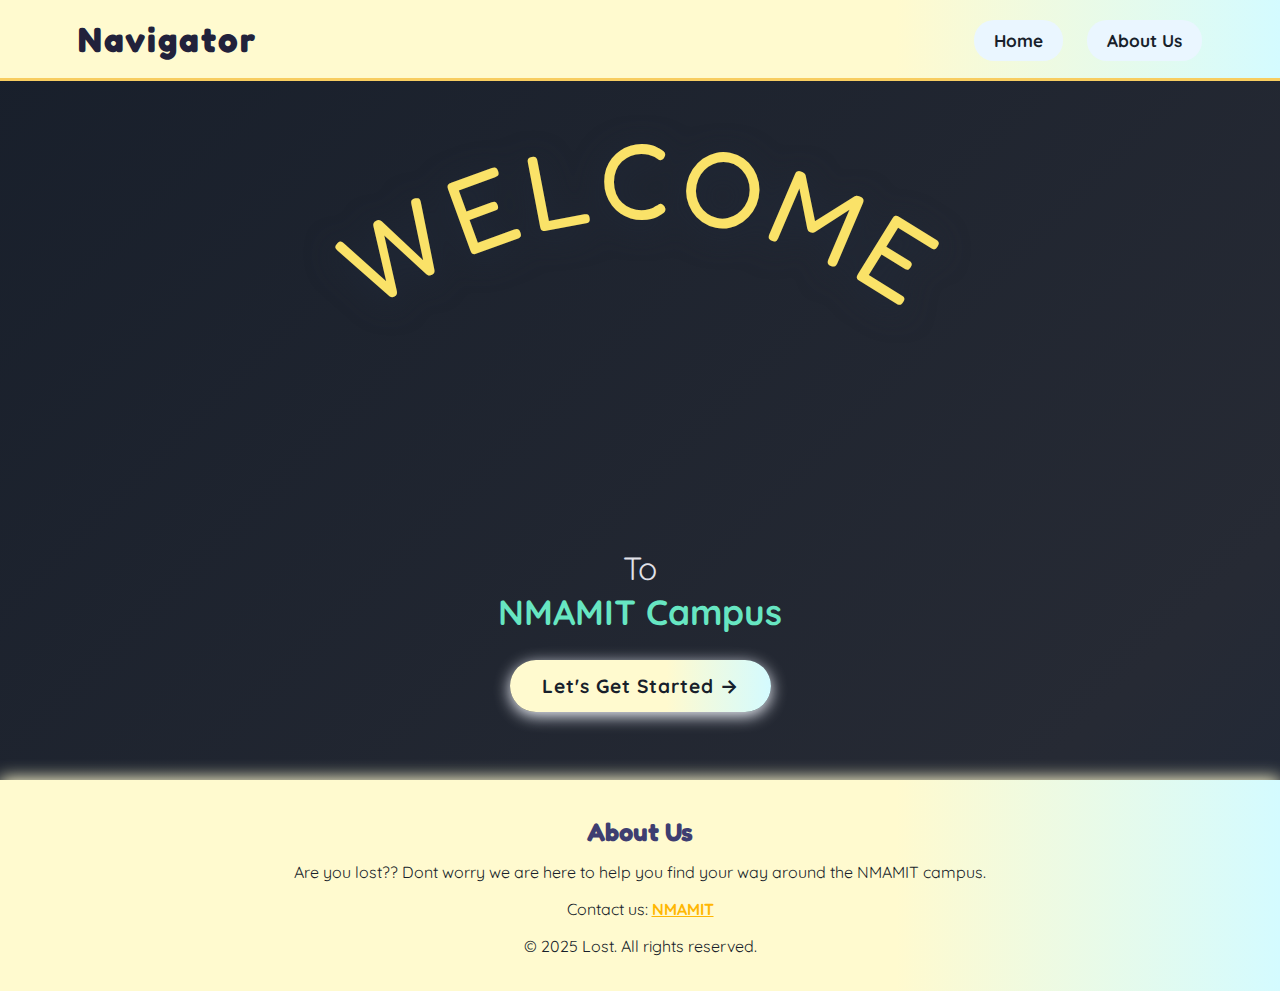
<file: index.html>
<!DOCTYPE html>
<html lang="en">
<head>
    <meta charset="UTF-8">
    <meta name="viewport" content="width=device-width, initial-scale=1.0">
    <title>Welcome Page</title>
    <link rel="stylesheet" href="style2.css">
    <link href="https://fonts.googleapis.com/css2?family=Inter:wght@400;700&family=Fredoka+One&family=Quicksand:wght@700&display=swap" rel="stylesheet">

</head>
<body>
    
    <header class="site-header">
        <div class="nav-container">
          <h1 class="site-name">Navigator</h1>
          <nav class="navbar">
            <ul class="nav-links">
              <li><a href="index.html">Home</a></li>
              
              <li><a href="https://nitte.edu.in/nmamit/index.php">About Us</a></li>
            </ul>
          </nav>
        </div>
      </header>

    <div class="welcome-wrapper">
        <div class="welcome-text">
            <svg viewBox="0 0 1500 600">  <!-- Increased viewBox -->
                <path id="curvePath" d="M 50 500 Q 750 -300 1450 500" fill="transparent"/>
                <text width="1500">
                    <textPath xlink:href="#curvePath" startOffset="50%" text-anchor="middle">WELCOME</textPath>
                </text>
            </svg>
        </div>
        <p class="subtext">To</p>
        <p class="text">NMAMIT Campus</p>
        <a href="choose-block.html" class="get-started">Let's Get Started →</a>
    </div>


    
    
    
    <footer class="footer-about">
        <div class="footer-content">
          <h2>About Us</h2>
          <p>
            Are you lost?? Dont worry we are here to help you find your way around the NMAMIT campus.
          </p>
          <p>
            Contact us: <a href="https://nitte.edu.in/nmamit/index.php">NMAMIT</a>
          </p>
          <p>&copy; 2025 Lost. All rights reserved.</p>
        </div>
      </footer>
    
    
    
</body>
</html>
</file>
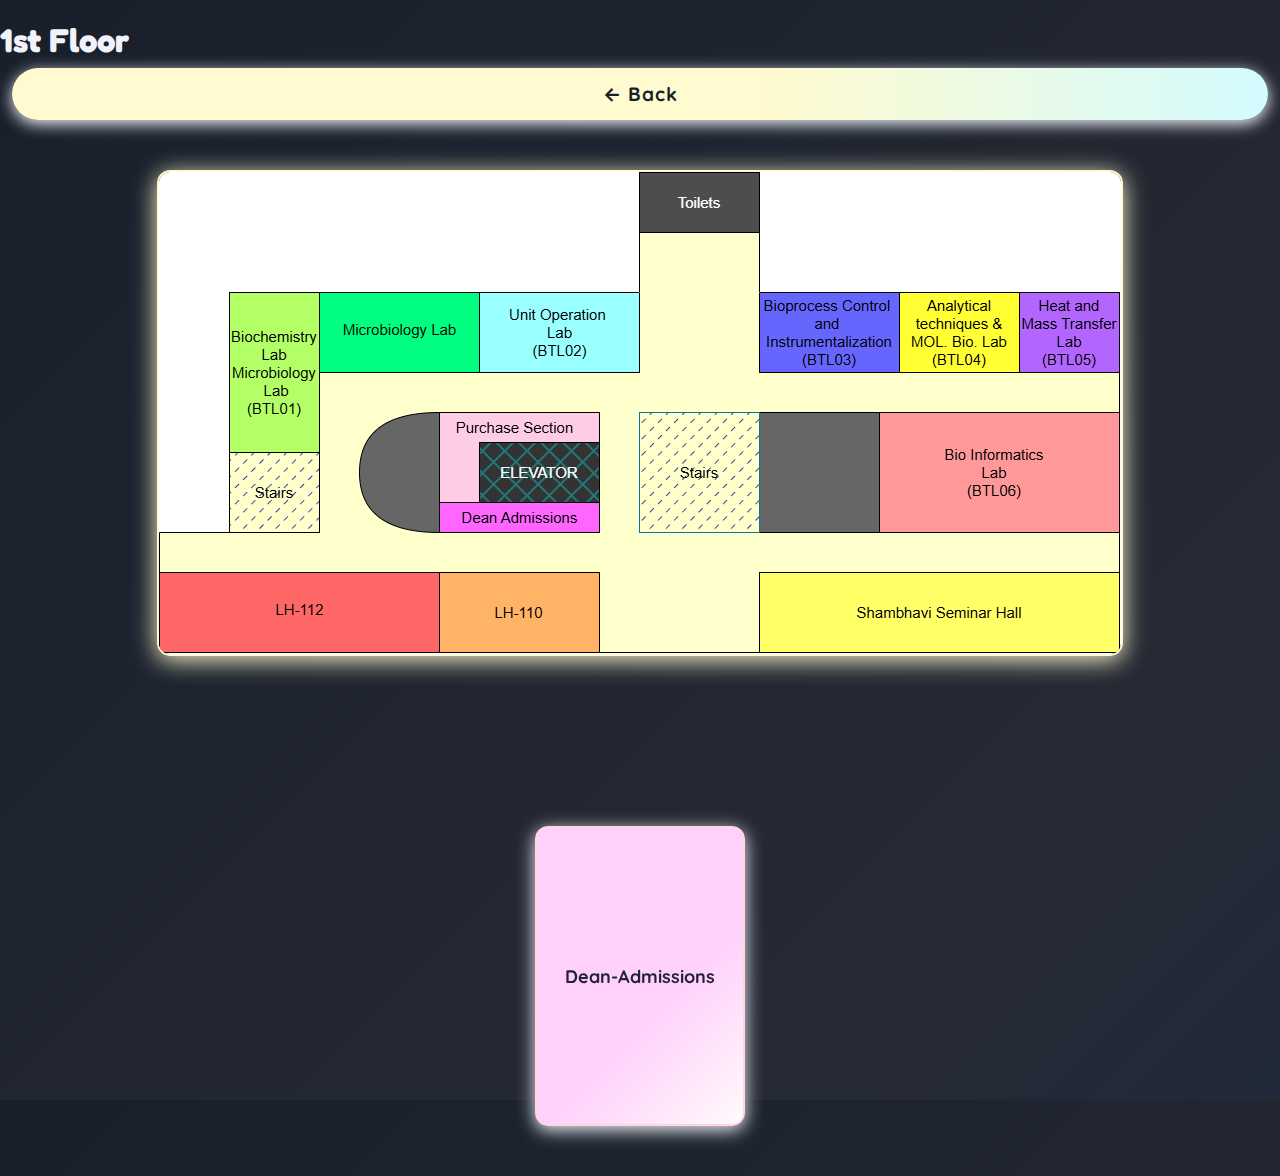
<file: A1.html>
<!DOCTYPE html>
<html lang="en">
<head>
    <meta charset="UTF-8">
    <meta name="viewport" content="width=device-width, initial-scale=1.0">
    <title>Ground Floor Layout</title>
    <link rel="stylesheet" href="style2.css">
    <script defer src="script.js"></script>
</head>
<body style="height:1100px;">
  <h2 style="margin-top: 20px; font-family: 'Poppins', 'Montserrat', 'Fredoka One', cursive;"><centre>1st Floor</centre></h2>
    <button id="back-button" onclick="goBack()">← Back</button>
    <div>
        
        <img src="Floor-1.png" class="layout-image" style="display: block; margin-left: auto; margin-right: auto;">
    </div>
    <div class="card-container">
    <div class="info-card color6">
      <div class="card-front">Dean-Admissions</div>
      <div class="card-back">Dr.K.Rajesh Shetty</div>
    </div>
   </div>
    
       
    
</body>
</html>
</file>
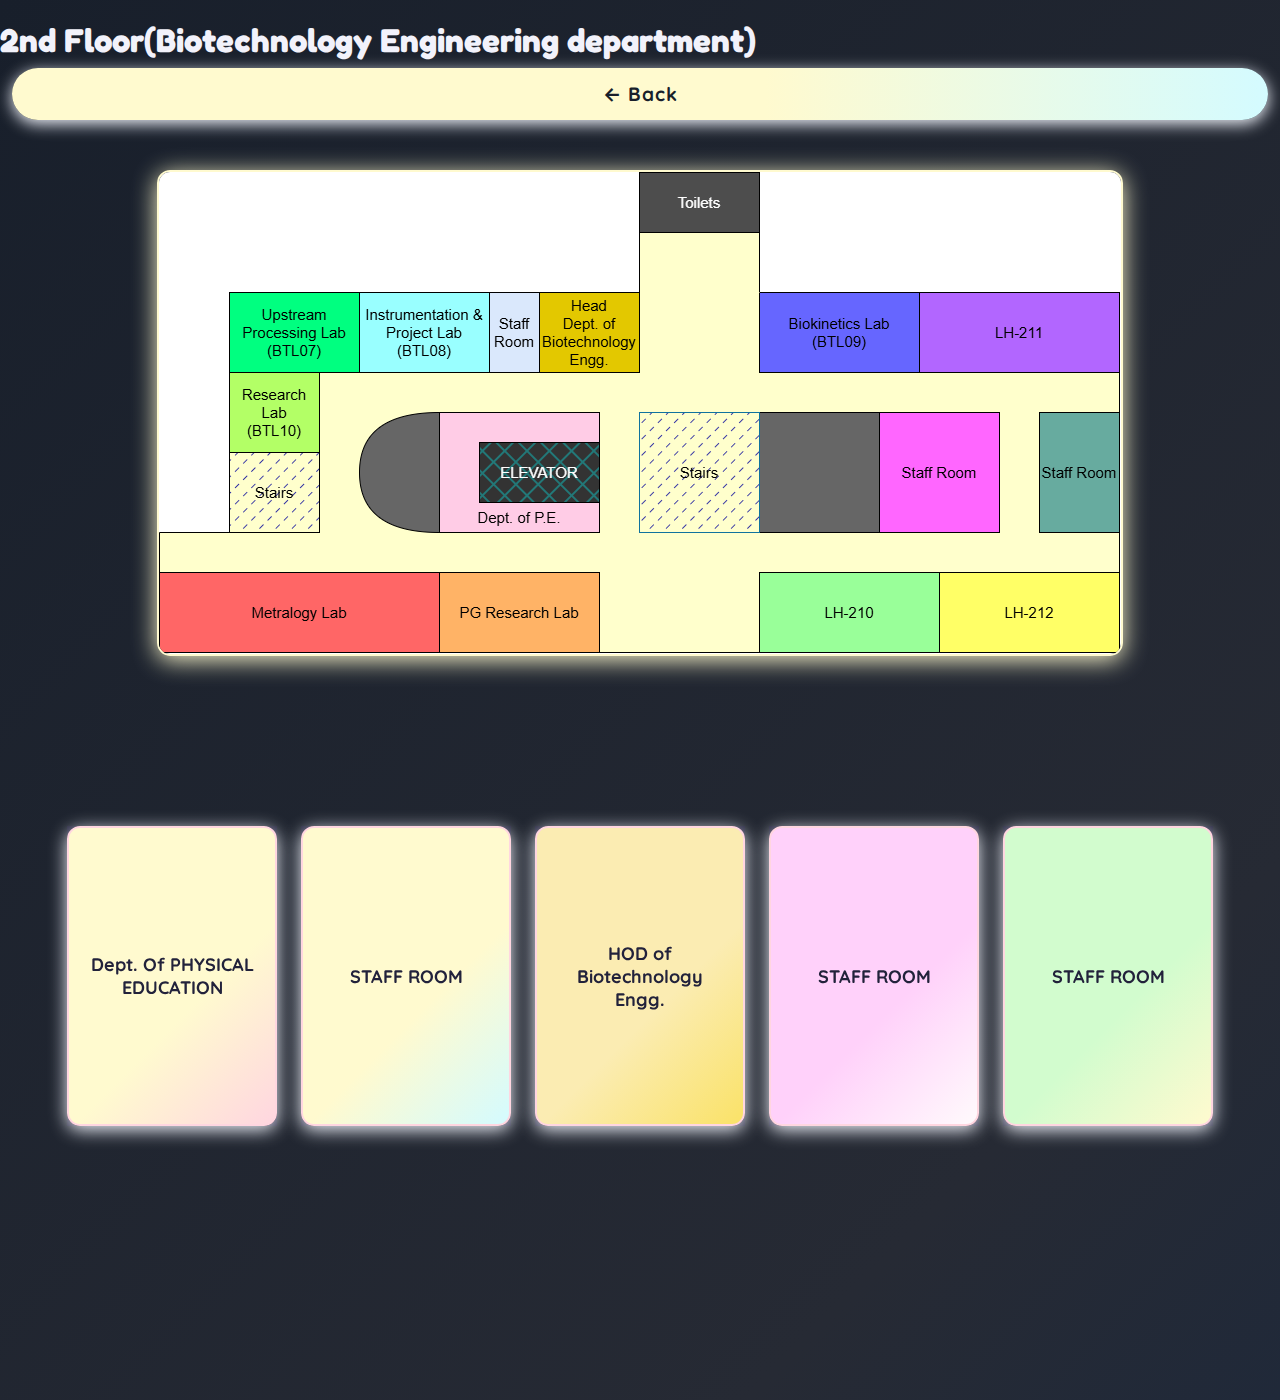
<file: A2.html>
<!DOCTYPE html>
<html lang="en">
<head>
    <meta charset="UTF-8">
    <meta name="viewport" content="width=device-width, initial-scale=1.0">
    <title>Ground Floor Layout</title>
    <link rel="stylesheet" href="style2.css">
    <script defer src="script.js"></script>
</head>
<body style="height:1400px;">
  <h2 style="margin-top: 20px; font-family: 'Poppins', 'Montserrat', 'Fredoka One', cursive;"><centre>2nd Floor(Biotechnology Engineering department)</centre></h2>
    <button id="back-button" onclick="goBack()">← Back</button>
    <div>
        
        <img src="Floor-2.png" class="layout-image" style="display: block; margin-left: auto; margin-right: auto;">
    </div>
   
   
   
    <div class="card-container">
      <div class="info-card color1">
        <div class="card-front">Dept. Of PHYSICAL EDUCATION</div>
        <div class="card-back">Shyamsundar M.<br><br>Ms.Sowjanya</div>
      </div>
      
      
      <div class="info-card color4">
        <div class="card-front">STAFF ROOM</div>
        <div class="card-back">Dr.Sandesh K<br><br>Dr.Louella C. Goveas<br><br>Dr.Harshitha M.J.
        </div>
      </div>
      <div class="info-card color5">
        <div class="card-front">HOD of Biotechnology Engg.</div>
        <div class="card-back">Dr.Ujwal P
        </div>
      </div>
      
      <div class="info-card color6">
        <div class="card-front">STAFF ROOM</div>
        <div class="card-back">Dr.Venkatesh Kamath H<br><br>Dr.Shyam Prasad<br><br>Dr.Vinayaka B Shet<br><br>Dr.Anilkumar H.S.</div>
      </div>
      <div class="info-card color7">
        <div class="card-front">STAFF ROOM</div>
        <div class="card-back">Dr.Vidya S.M.<br><br>Dr.Chetan D.M.</div>
      </div>
      
    </div>
    
       
    
</body>
</html>
</file>
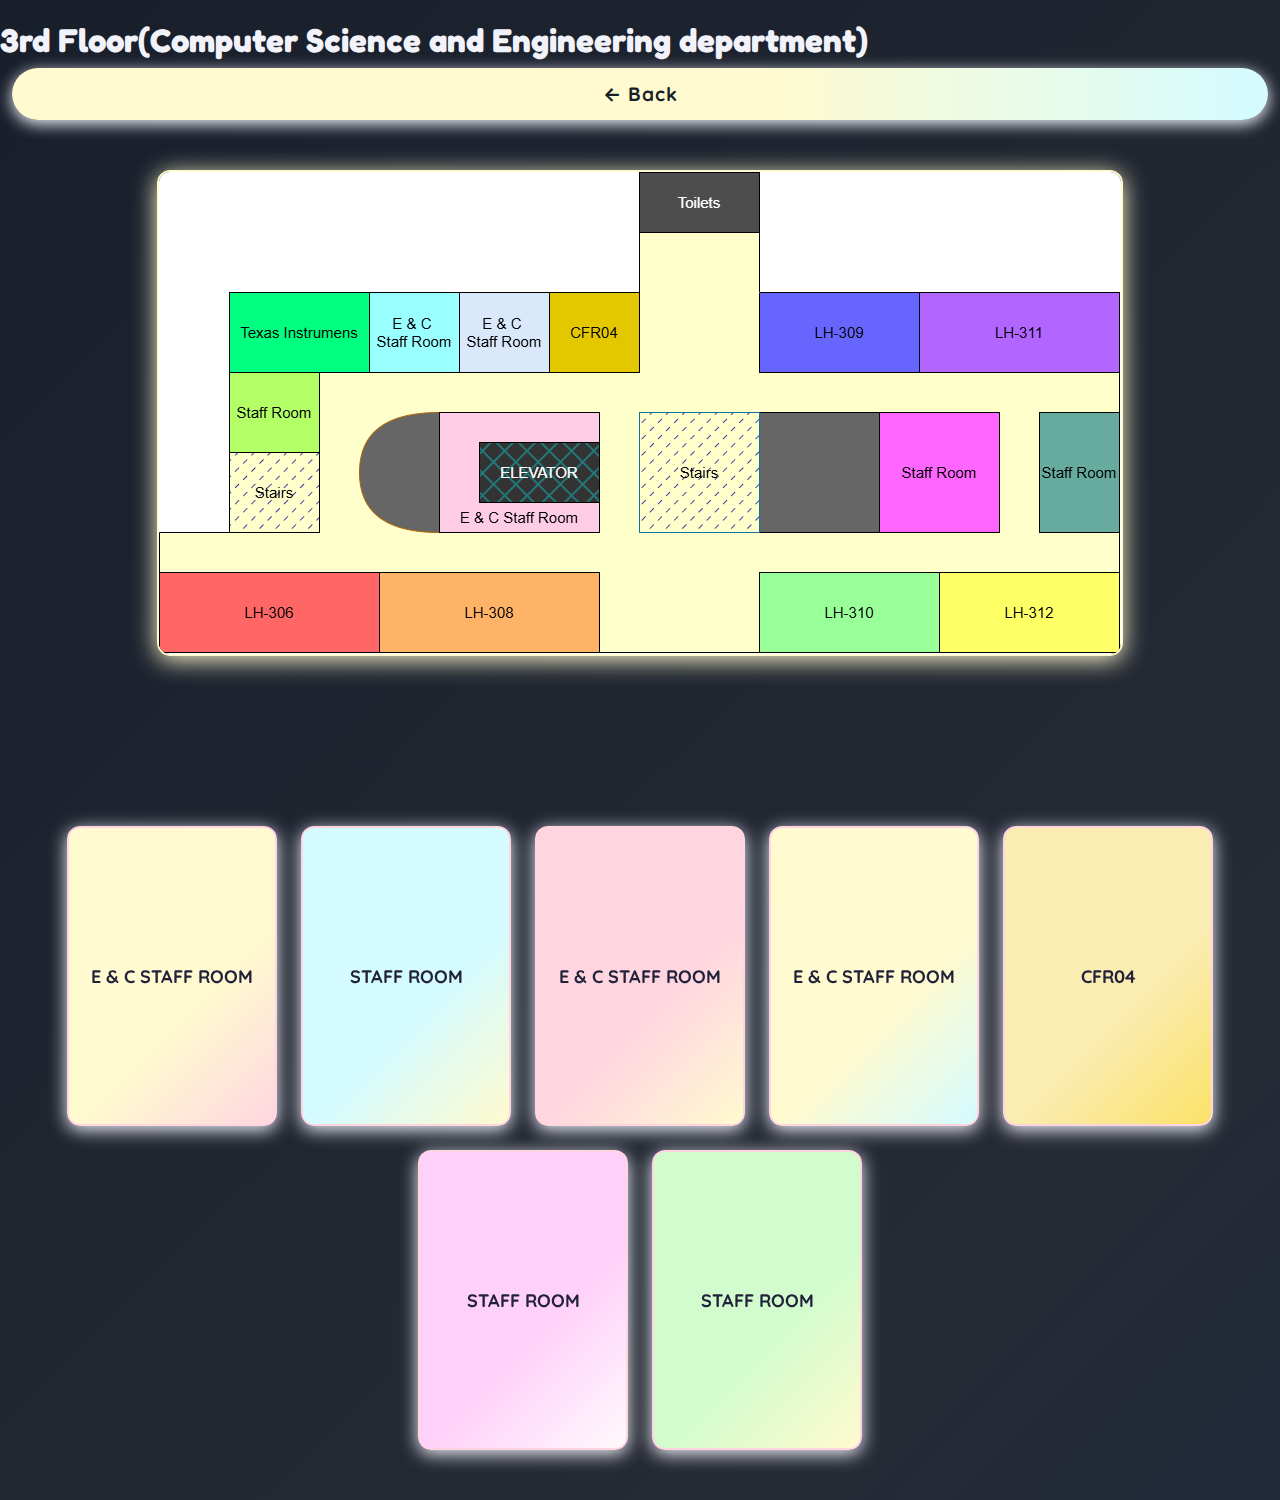
<file: A3.html>
<!DOCTYPE html>
<html lang="en">
<head>
    <meta charset="UTF-8">
    <meta name="viewport" content="width=device-width, initial-scale=1.0">
    <title>Ground Floor Layout</title>
    <link rel="stylesheet" href="style2.css">
    <script defer src="script.js"></script>
</head>
<body style="height:1500px;">
  <h2 style="margin-top: 20px; font-family: 'Poppins', 'Montserrat', 'Fredoka One', cursive;"><centre>3rd Floor(Computer Science and Engineering department)</centre></h2>
    <button id="back-button" onclick="goBack()">← Back</button>
    <div>
        
        <img src="Floor-3.png" class="layout-image" style="display: block; margin-left: auto; margin-right: auto;">
    </div>
    <div class="card-container">
      <div class="info-card color1">
        <div class="card-front">E & C STAFF ROOM</div>
        <div class="card-back">Dr.Shrividya G.<br><br>Dr.Rajalaxmi Hegde<br><br>Dr.Padmavathi K.<br><br>Dr.Mamatha Girish</div>
      </div>
      
      <div class="info-card color2">
        <div class="card-front">STAFF ROOM</div>
        <div class="card-back">Dr.Chaithra K<br><br>Ms.Bhavya K<br><br>Dr.Santhosh Poojary<br><br>Dr.Harshini U<br><br>Dr.Sneha Nayak
      </div>
      </div>
      <div class="info-card color3">
        <div class="card-front">E & C STAFF ROOM</div>
        <div class="card-back">Dr.Shubha B.<br><br>Ms.Shankari N.<br><br>Dr.Anusha R Sharath<br><br>Mrs.Ashwini K.</div>
      </div>
      <div class="info-card color4">
        <div class="card-front">E & C STAFF ROOM</div>
        <div class="card-back">Dr.Charishma<br><br>Mrs.Ramya Shetty<br><br>Mrs.Niju Rajan<br><br>Dr.Kavitha S

        </div>
      </div>
      <div class="info-card color5">
        <div class="card-front">CFR04</div>
        <div class="card-back">Mr.Vasudeva Pai<br><br>Mr.Abhishek S. Rao<br><br>Mr.Devidas<br><br>Mrs.Sowmya P
        </div>
      </div>
      
      <div class="info-card color6">
        <div class="card-front">STAFF ROOM</div>
        <div class="card-back">Dr.Anisha P. Rodrigues<br><br>Dr.Vijaya Murari T<br><br>Dr.Raju K<br><br>Dr.Sudeepa K.B.</div>
      </div>
      <div class="info-card color7">
        <div class="card-front">STAFF ROOM</div>
        <div class="card-back">Dr.Karuna Pandit<br><br>Dr.Balasubramani R.</div>
      </div>
      
    </div>
    
       
    
</body>
</html>
</file>
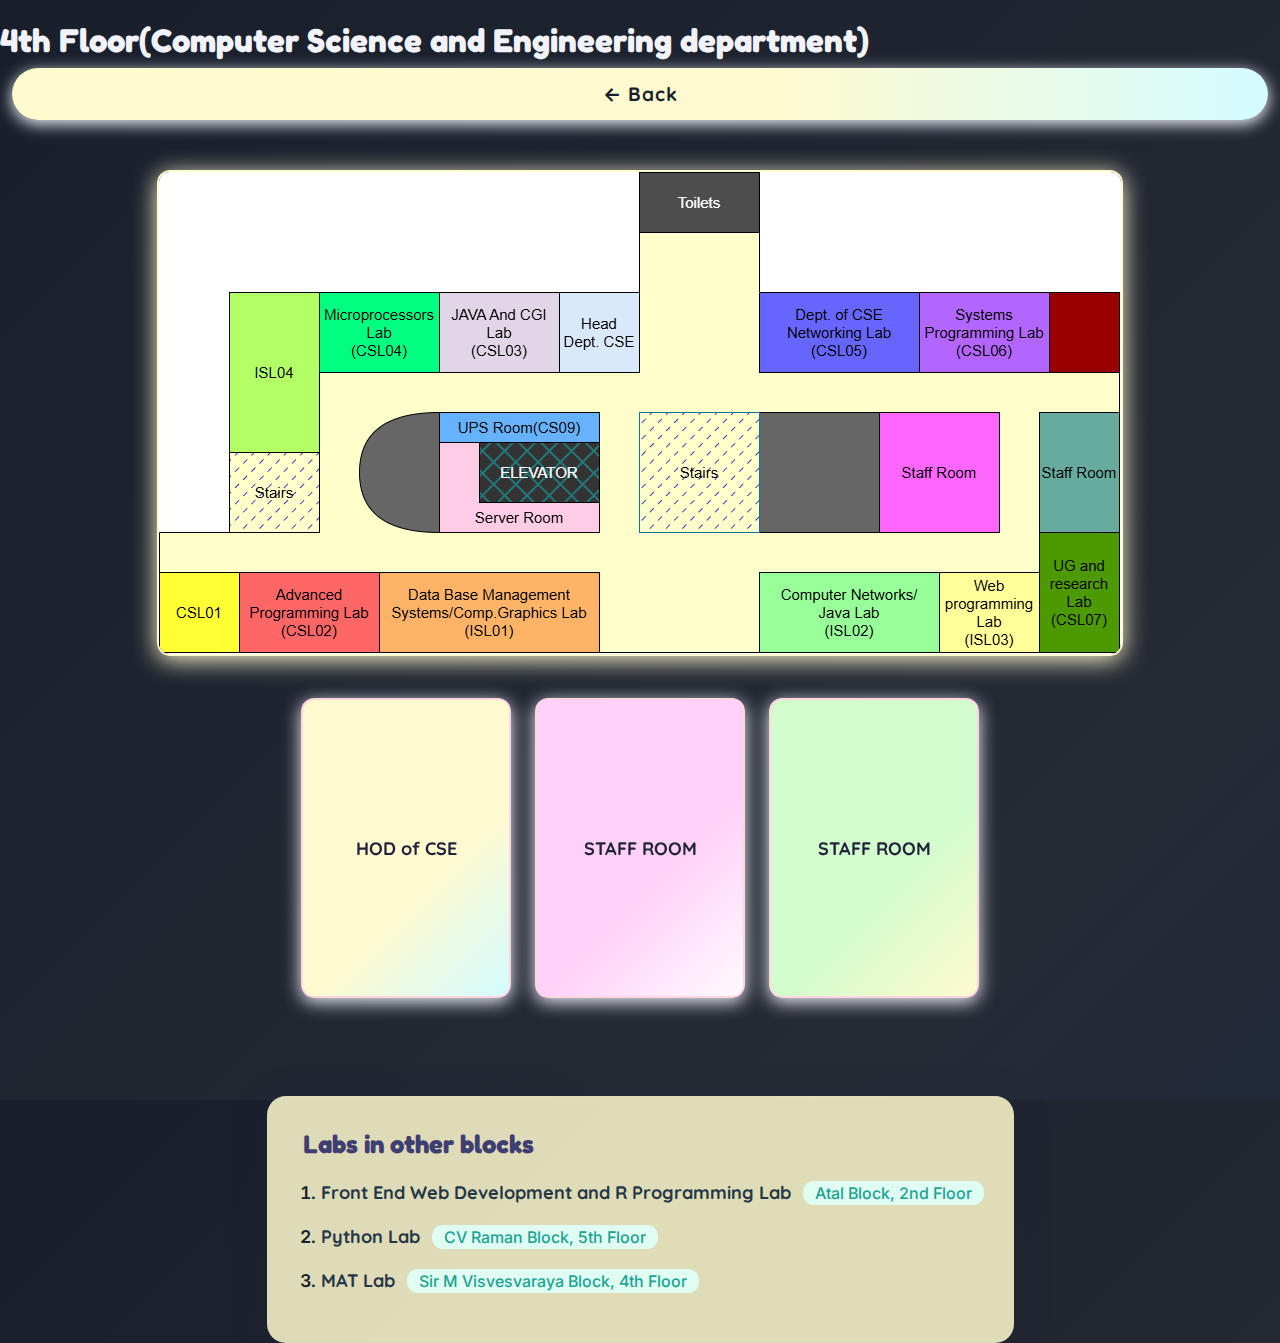
<file: A4.html>
<!DOCTYPE html>
<html lang="en">
<head>
    <meta charset="UTF-8">
    <meta name="viewport" content="width=device-width, initial-scale=1.0">
    <title>Ground Floor Layout</title>
    <link rel="stylesheet" href="style2.css">
    <script defer src="script.js"></script>
</head>
<body style="height:1100px;">
  <h2 style="margin-top: 20px; font-family: 'Poppins', 'Montserrat', 'Fredoka One', cursive;"><centre>4th Floor(Computer Science and Engineering department)</centre></h2>
    <button id="back-button" onclick="goBack()">← Back</button>
    <div style="height: 400px;">
        
        <img src="Floor-4.png" class="layout-image" style="display: block; margin-left: auto; margin-right: auto;">
    </div>
    <div class="card-container">
    <div class="info-card color4">
      <div class="card-front">HOD of CSE</div>
      <div class="card-back">Dr.Jyothi Shetty

      </div>
    </div>
    <div class="info-card color6">
      <div class="card-front">STAFF ROOM</div>
      <div class="card-back">Dr.Pallavi K N<br><br>Dr.Avavinda C V<br><br>Dr.Sannidhan M S</div>
    </div>
  
    <div class="info-card color7">
      <div class="card-front">STAFF ROOM</div>
      <div class="card-back">Dr.Venkatramana Bhat P<br><br>Dr. D.K. Sreekantha</div>
    </div>
  </div>
  <div class="labs-section">
  <h3>Labs in other blocks</h3>
  <ol>
    <li>
      <h4>Front End Web Development and R Programming Lab</h4>
      <span class="lab-location">Atal Block, 2nd Floor</span>
    </li>
    <li>
      <h4>Python Lab</h4>
      <span class="lab-location">CV Raman Block, 5th Floor</span>
    </li>
    <li>
      <h4>MAT Lab</h4>
      <span class="lab-location">Sir M Visvesvaraya Block, 4th Floor</span>
    </li>
  </ol>
</div>

    

   
   
   
   
   
       
    
</body>
</html>
</file>
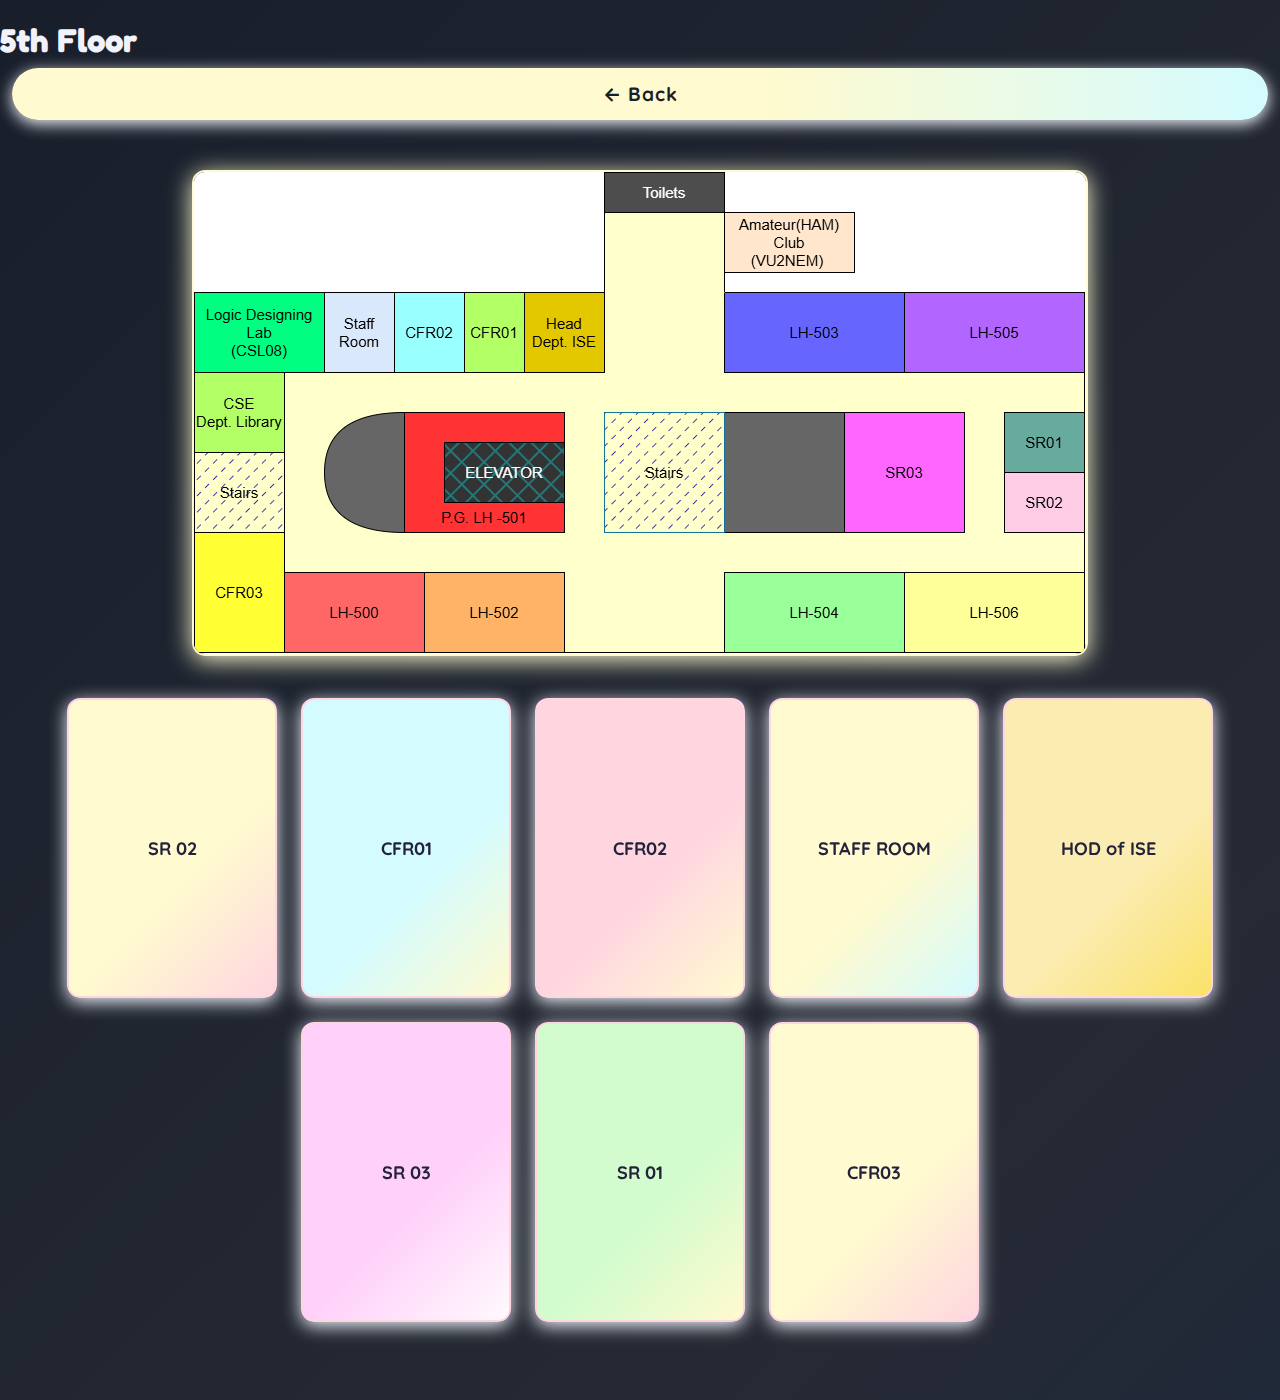
<file: A5.html>
<!DOCTYPE html>
<html lang="en">
<head>
    <meta charset="UTF-8">
    <meta name="viewport" content="width=device-width, initial-scale=1.0">
    <title>Ground Floor Layout</title>
    <link rel="stylesheet" href="style2.css">
    <script defer src="script.js"></script>
</head>
<body style="height: 1400px;">
  <h2 style="margin-top: 20px; font-family: 'Poppins', 'Montserrat', 'Fredoka One', cursive;"><centre>5th Floor</centre></h2>
    <button id="back-button" onclick="goBack()">← Back</button>
    <div style="height: 400px;">
        
        <img src="Floor-5.png" class="layout-image" alt="Floor Layout" style="display: block; margin-left: auto; margin-right: auto;">
  
      </div>
      <div class="card-container">
        <div class="info-card color1">
          <div class="card-front">SR 02</div>
          <div class="card-back">Dr.Sandeep Kumar Hegde</div>
        </div>
        <div class="info-card color2">
          <div class="card-front">CFR01</div>
          <div class="card-back">Ms.Chinmai Shetty<br><br>Ms.Rashmi Naveen<br><br>Ms.Anusha N<br><br>Dr.Deepa
        </div>
        </div>
        <div class="info-card color3">
          <div class="card-front">CFR02</div>
          <div class="card-back">Ms.Prathyakshini<br><br>Ms.Pratheeksha Hegde<br><br>Ms.Vaishali Bangera</div>
        </div>
        <div class="info-card color4">
          <div class="card-front">STAFF ROOM</div>
          <div class="card-back">Prof.Savitha Shetty<br><br>Dr.Shabari Shedthi <br><br>Dr.Asmitha Poojari<br><br>Mr.Pawan Hegde
  
          </div>
        </div>
        <div class="info-card color5">
          <div class="card-front">HOD of ISE</div>
          <div class="card-back">Dr.Ashwini B.
          </div>
        </div>
        <div class="info-card color6">
          <div class="card-front">SR 03</div>
          <div class="card-back">Dr.Jason Elroy Martis<br><br>Dr.Raghunandan K R<br><br>Dr.Ravi B</div>
        </div>
        <div class="info-card color7">
          <div class="card-front">SR 01</div>
          <div class="card-back">Dr.Sarika Hegde</div>
        </div>
        <div class="info-card color8">
          <div class="card-front">CFR03</div>
          <div class="card-back">Anupama H C</div>
        </div>
      </div>
      </div>
   
   
    
   
    
</body>
</html>
</file>
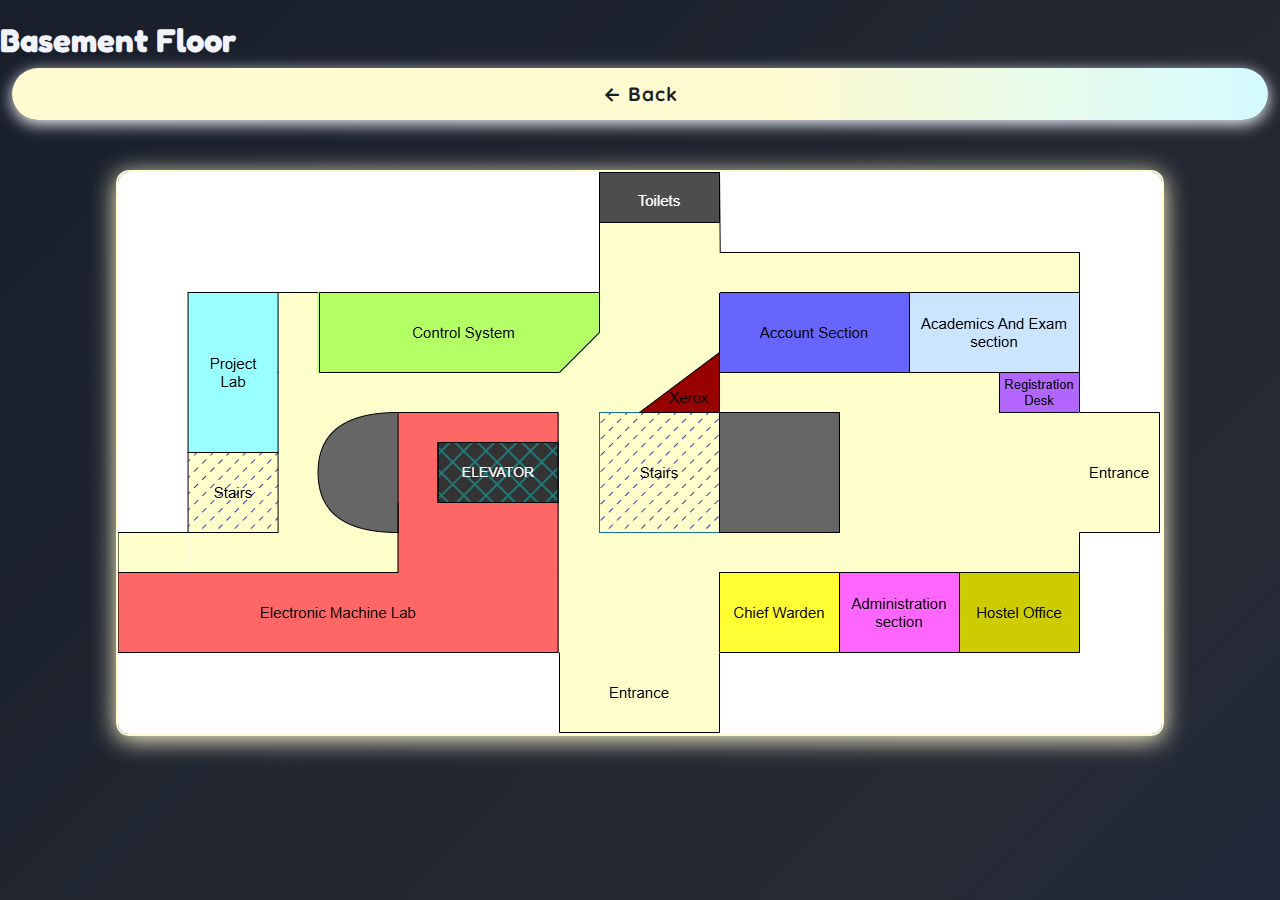
<file: Abase-floor.html>
<!DOCTYPE html>
<html lang="en">
<head>
    <meta charset="UTF-8">
    <meta name="viewport" content="width=device-width, initial-scale=1.0">
    <title>Ground Floor Layout</title>
    <link rel="stylesheet" href="style2.css">
    <script defer src="script.js"></script>
</head>
<body >
  <h2 style="margin-top: 20px; font-family: 'Poppins', 'Montserrat', 'Fredoka One', cursive;"><centre>Basement Floor</centre></h2>
    <button id="back-button" onclick="goBack()">← Back</button>
    <div>
        
        <img src="Floor-B.png" class="layout-image" style="display: block; margin-left: auto; margin-right: auto;">
    </div>
   
   
   
   
    
</body>
</html>
</file>
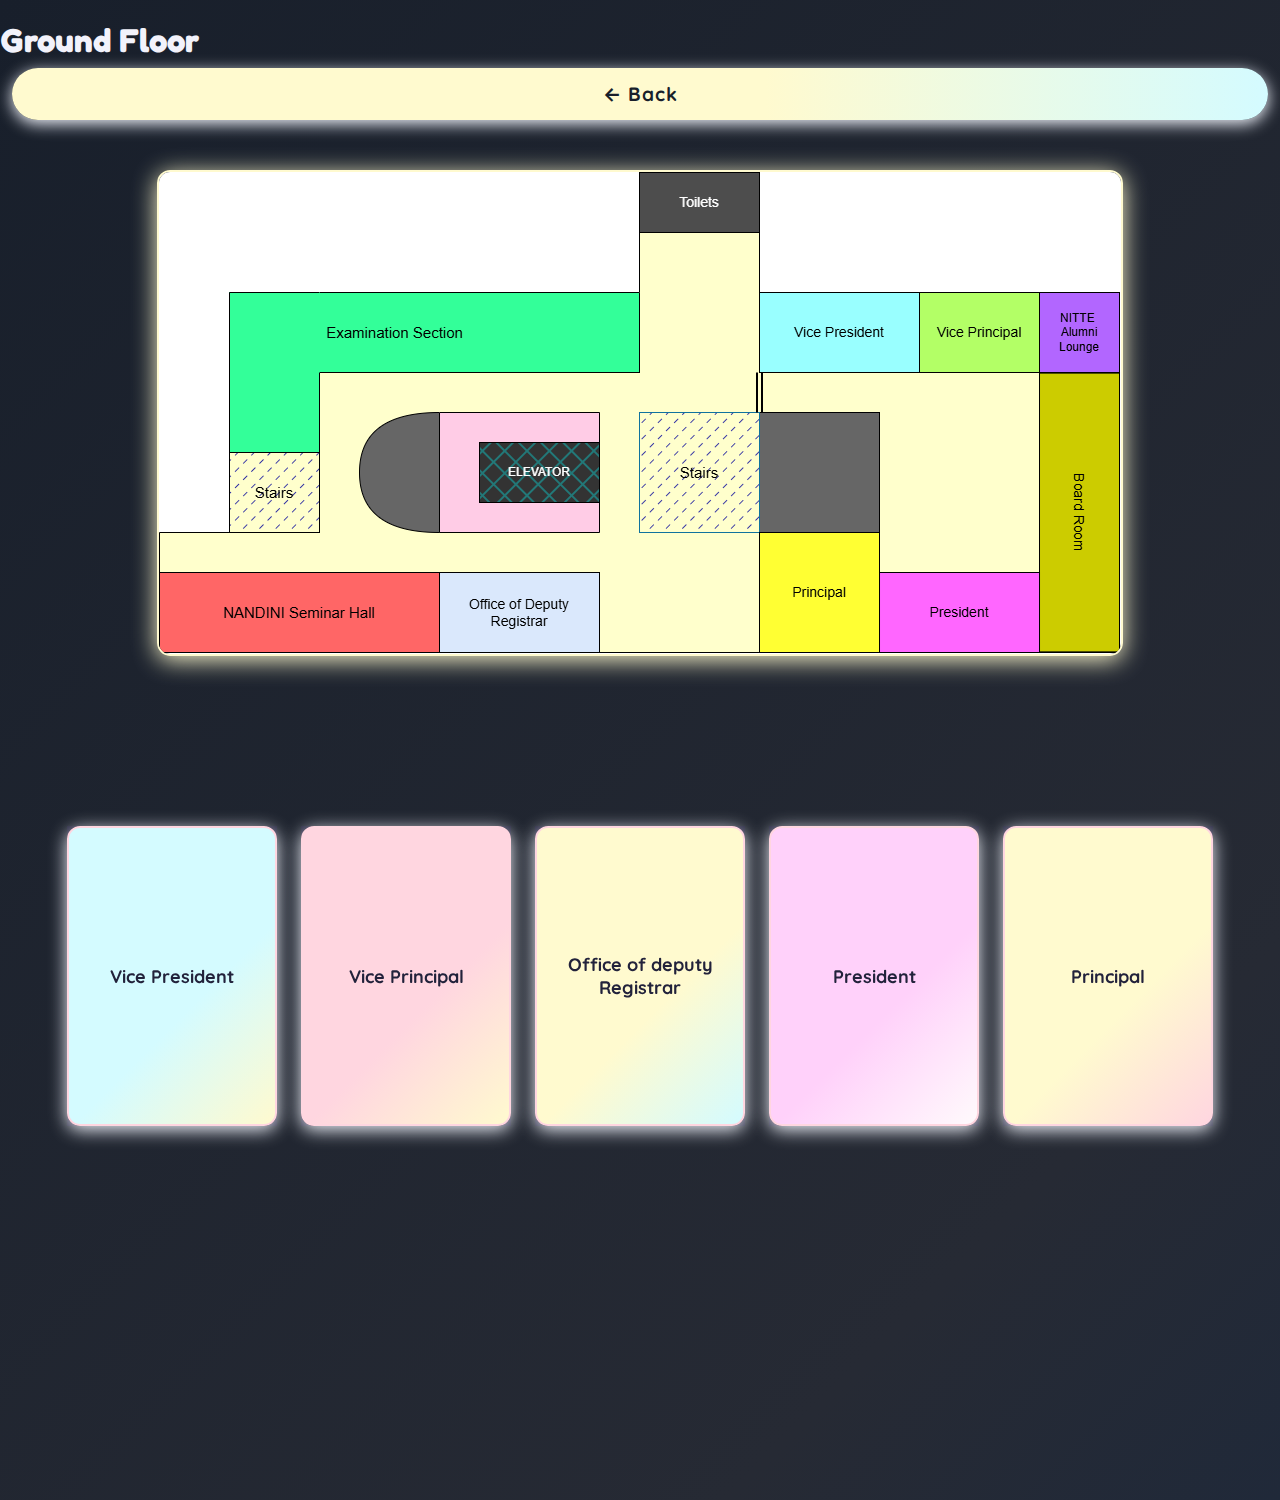
<file: Aground-floor.html>
<!DOCTYPE html>
<html lang="en">
<head>
    <meta charset="UTF-8">
    <meta name="viewport" content="width=device-width, initial-scale=1.0">
    <title>Ground Floor Layout</title>
    <link rel="stylesheet" href="style2.css">
    <script defer src="script.js"></script>
    
</head>
<body style="height:1500px;">
  <h2 style="margin-top: 20px; font-family: 'Poppins', 'Montserrat', 'Fredoka One', cursive;"><centre>Ground Floor</centre></h2>
    <button id="back-button" onclick="goBack()">← Back</button>
    <div>
        
        <img src="Floor-G.png" class="layout-image" style="display: block; margin-left: auto; margin-right: auto; ">
    </div>
    <div class="card-container">
      
      <div class="info-card color2">
        <div class="card-front">Vice President </div>
        <div class="card-back">Dr.Gopal Mogeraya
      </div>
      </div>
      <div class="info-card color3">
        <div class="card-front">Vice Principal</div>
        <div class="card-back">	Dr. Nagesh Prabhu</div>
      </div>
      <div class="info-card color4">
        <div class="card-front">Office of deputy Registrar</div>
        <div class="card-back">Dr. Rekha Bhandarkar	

        </div>
      </div>
     
      <div class="info-card color6">
        <div class="card-front">President</div>
        <div class="card-back">Sri N. Vinaya Hegde</div>
      </div>
      
      <div class="info-card color8">
        <div class="card-front">Principal</div>
        <div class="card-back">Dr.Niranjan N Chiplunkar</div>
      </div>
    </div>
    </div>
    
       
    
</body>
</html>
</file>
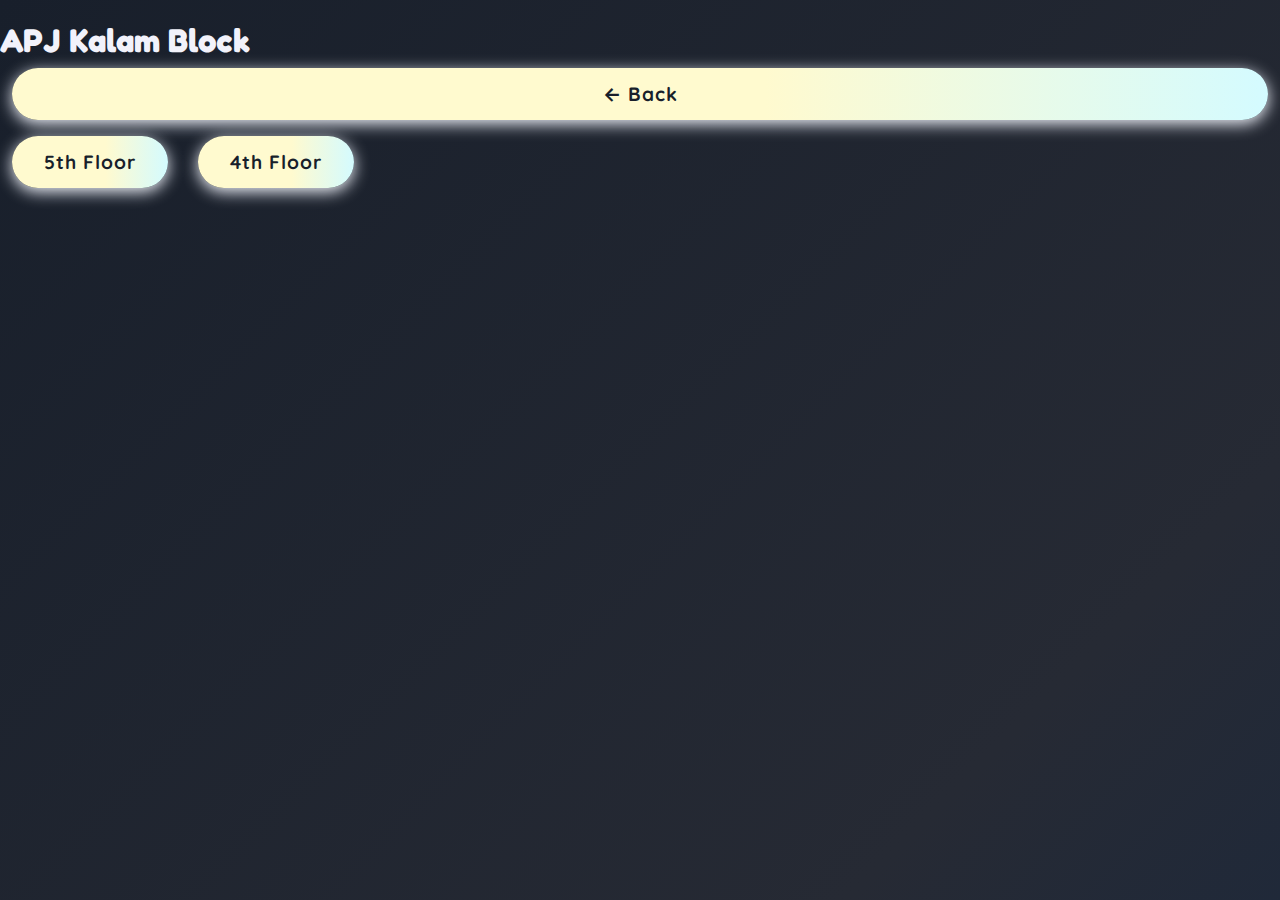
<file: blockA.html>
<!DOCTYPE html>
<html lang="en">
<head>
    <meta charset="UTF-8">
    <meta name="viewport" content="width=device-width, initial-scale=1.0">
    <title>Block A</title>
    <link rel="stylesheet" href="style2.css">
</head>
<body>


    
    <h2 style="margin-top: 20px; font-family: 'Poppins', 'Montserrat', 'Fredoka One', cursive;"><centre>APJ Kalam Block</centre></h2>
    <button id="back-button" onclick="goBack()">← Back</button>
   

    <!-- Floor selection container -->
    <div id="floor-selection">
        <button class="floor-button"onclick="selectFloor('A5.html')">5th Floor</button>
        <button class="floor-button"onclick="selectFloor('A4.html')">4th Floor</button>
        <button class="floor-button"onclick="selectFloor('A3.html')">3rd Floor</button>
        <button class="floor-button"onclick="selectFloor('A2.html')">2nd Floor</button>
        <button class="floor-button"onclick="selectFloor('A1.html')">1st Floor</button>
        <button class="floor-button"onclick="selectFloor('Aground-floor.html')">Ground Floor</button>
        <button class="floor-button"onclick="selectFloor('Abase-floor.html')">Basement Floor</button>
    </div>

    <script src="script.js"></script>
</body>
</html>
</file>
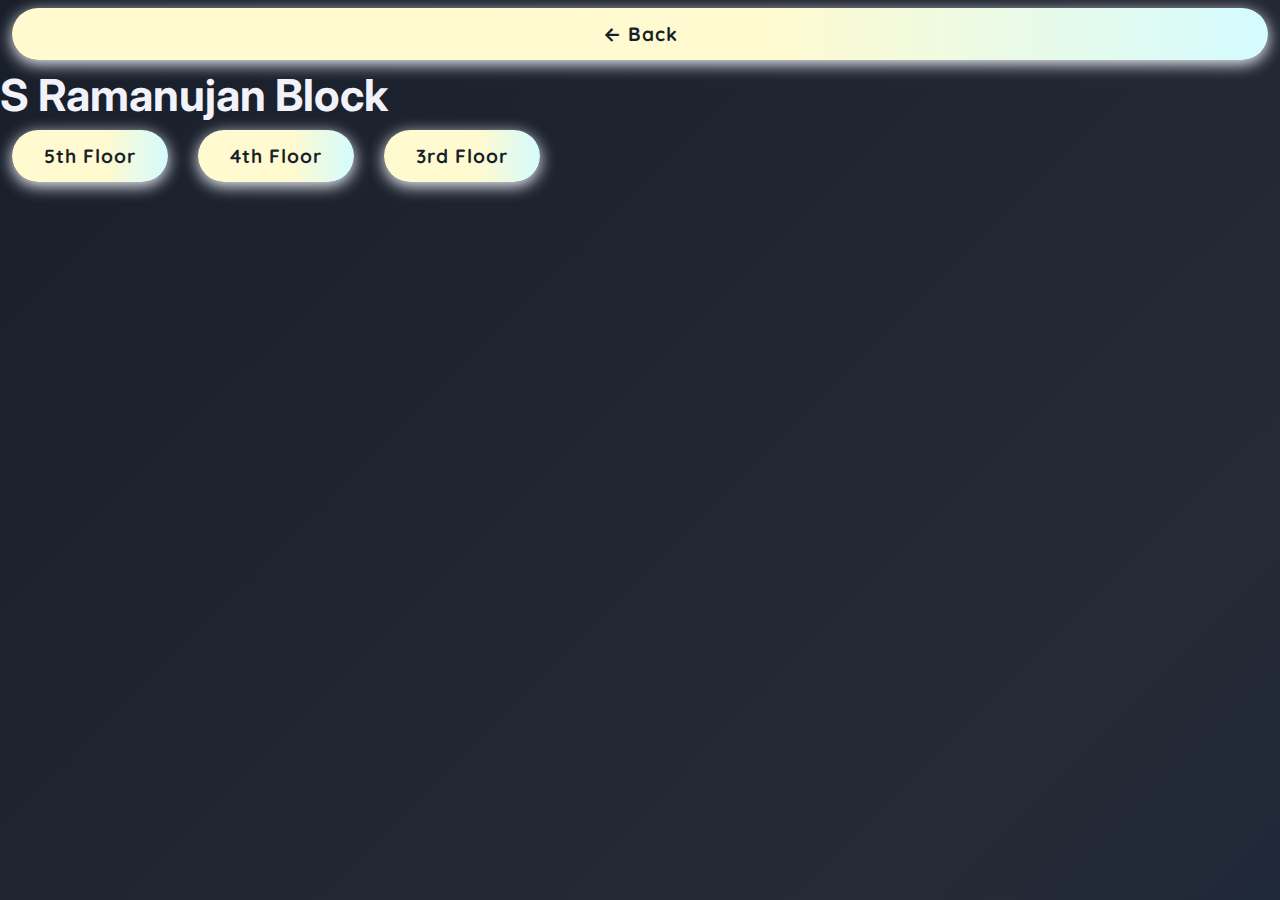
<file: blockB.html>
<!DOCTYPE html>
<html lang="en">
<head>
    <meta charset="UTF-8">
    <meta name="viewport" content="width=device-width, initial-scale=1.0">
    <title>Block A</title>
    <link rel="stylesheet" href="style2.css">
</head>
<body>

    <button id="back-button" onclick="goBack()">← Back</button>
    
    <h1 id="block-title">S Ramanujan Block</h1>

    <!-- Floor selection container -->
    <div id="floor-selection">
        <button class="floor-button">5th Floor</button>
        <button class="floor-button">4th Floor</button>
        <button class="floor-button">3rd Floor</button>
        <button class="floor-button">2nd Floor</button>
        <button class="floor-button">1st Floor</button>
        <button class="floor-button">Ground Floor</button>
    </div>

    <script src="script.js"></script>
</body>
</html>
</file>
<file: style2.css>
@import url('https://fonts.googleapis.com/css2?family=Inter:wght@400;700&family=Fredoka+One&family=Quicksand:wght@700&display=swap');

/* Base and Global */
* {
  margin: 0;
  padding: 0;
  box-sizing: border-box;
}

body {
  font-size: 22px;
  font-family: 'Inter', 'Segoe UI', Arial, sans-serif;
  background: linear-gradient(135deg, #181f2b 0%, #262a34 80%, #202939 100%);
  color: #f2f2fb;
  min-height: 100vh;
  display: flex;
  flex-direction: column;
}

/* Header (Light) */
.site-header {
  width: 100vw;
  position: fixed;
  top: 0;
  left: 0;
  background: linear-gradient(90deg, #fffacf 70%, #d4fbff 100%);
  color: #22223b;
  padding: 18px 0;
  border-bottom: 3px solid #f8cd60;
  z-index: 20;
}

.nav-container {
  max-width: 1180px;
  margin: 0 auto;
  display: flex;
  justify-content: space-between;
  align-items: center;
  padding: 0 28px;
}

.site-name {
  font-family: 'Fredoka One', cursive;
  font-size: 2.2rem;
  font-weight: 900;
  letter-spacing: 2px;
  color: #22223b;
}

/* Navigation (Light Buttons) */
.nav-links {
  list-style: none;
  display: flex;
  gap: 24px;
  margin: 0;
  padding: 0;
}

.nav-links li a {
  color: #181f2b;
  text-decoration: none;
  font-size: 1.08rem;
  padding: 10px 20px;
  border-radius: 20px;
  background: #eaf6ff;
  font-family: 'Quicksand', 'Inter', sans-serif;
  font-weight: 700;
  transition: background 0.19s, color 0.17s;
}

.nav-links li a:hover,
.nav-links li a:focus {
  background: linear-gradient(90deg, #ffd6e0 60%, #fffacf 100%);
  color: #22223b;
}

/* Welcome Section, Shared for Other Tabs */
.welcome-wrapper {
  text-align: center;
  padding-top: 110px;
}

.welcome-text svg {
  width: 80vw;
  margin-top: 45px;
  max-width: 950px;
  min-width: 210px;
  height: auto;
  overflow: visible;
}

text {
  font-size: 170px;
  font-family: 'Fredoka One', cursive;
  fill: #fae268;
  text-transform: uppercase;
  letter-spacing: 10px;
  filter: drop-shadow(0 10px 24px #202939);
  /* unchanged if not SVG text */
}

.subtext {
  font-size: 2rem;
  color: #e1e2e9;
  margin: 8px 0 0 0;
  font-family: 'Quicksand', 'Inter', sans-serif;
}

.text {
  margin: 2px 0 18px 0;
  font-size: 2.2rem;
  color: #67e6c2;
  font-family: 'Quicksand', 'Inter', sans-serif;
  font-weight: 700;
}

/* Get Started and General Action Buttons */
.get-started,
.block-btn,
.floor-button,
#back-button {
  font-family: 'Quicksand', 'Inter', sans-serif;
  font-weight: 700;
  border: none;
  border-radius: 50px;
  box-shadow: 0 4px 16px #f1f4fc;
  color: #181f2b;
  background: linear-gradient(90deg, #fffacf 60%, #d4fbff 100%);
  padding: 14px 32px;
  font-size: 1.2rem;
  margin: 8px 12px;
  letter-spacing: 1px;
  text-decoration: none;
  display: inline-block;
  cursor: pointer;
  transition: background 0.17s, color 0.18s, transform 0.12s;
}

.get-started:hover,
.block-btn:hover,
.floor-button:hover,
#back-button:hover {
  background: linear-gradient(90deg, #ffd6e0 0%, #fffacf 100%);
  color: #3e3e71;
  transform: scale(1.05);
}

/* Block Buttons container */
.block-buttons {
  display: flex;
  justify-content: center;
  gap: 32px;
  margin-top: 60px;
  flex-wrap: wrap;
}
#floor-section{
  display: flex;
  flex-direction: column;
  align-items: center;
  justify-content: center;
}
/* Info/Card Layout (if used) */
.card-container {
  display: flex;
  flex-wrap: wrap;
  justify-content: center;
  gap: 24px;
  padding: 50px 24px;
  margin-top: 30px;
  box-sizing: border-box;
  margin-top: 120px;
}

.info-card {
  min-width: 210px;
  max-width: 240px;
  height: 300px;
  padding: 0;
  perspective: 1200px;
  position: relative;
  font-family: 'Quicksand', 'Inter', sans-serif;
  font-weight: 700;
  background: #22223b;
}
.labs-section {
  background: rgba(255, 250, 207, 0.86);
  border-radius: 19px;
  box-shadow: 0 6px 38px #22223b33;
  max-width: 780px;
  margin: 48px auto 0 auto;
  padding: 32px 30px 30px 36px;
  text-align: left;
  color: #181f2b;
  font-family: 'Inter', 'Quicksand', 'Segoe UI', sans-serif;
}

.labs-section h3 {
  font-family: 'Fredoka One', 'Montserrat', sans-serif;
  font-size: 1.6rem;
  color: #3e3e71;
  margin-bottom: 22px;
}

.labs-section ol {
  margin-left: 18px;
}

.labs-section li {
  margin-bottom: 20px;
  font-size: 1.1rem;
  font-weight: 600;
}

.labs-section h4 {
  font-family: 'Quicksand', 'Inter', sans-serif;
  font-weight: 700;
  font-size: 1.13rem;
  margin: 2px 0 4px 0;
  color: #253746;
  display: inline;
}

.lab-location {
  display: inline-block;
  margin-left: 8px;
  font-size: 1rem;
  font-weight: 500;
  color: #1ca393;
  background: #e0fdf3;
  padding: 2px 12px;
  border-radius: 11px;
}


.card-front,
.card-back {
  width: 100%;
  height: 100%;
  border-radius: 13px;
  position: absolute;
  backface-visibility: hidden;
  transition: transform 0.9s cubic-bezier(.4,.2,.2,1);
  display: flex;
  align-items: center;
  justify-content: center;
  padding: 18px;
  font-size: 1.13rem;
  font-weight: 700;
  color: #22223b;
  text-align: center;
  box-shadow: 0 4px 18px #f1f4fc;
  border: 2px solid #ffd6e0;
  font-family: 'Quicksand', 'Inter', sans-serif;
  background: #fffacf;
}

.card-front {
  z-index: 2;
}

.card-back {
  transform: rotateY(180deg);
  background: #d4fbff;
}

.info-card:hover .card-front {
  transform: rotateY(180deg);
}

.info-card:hover .card-back {
  transform: rotateY(0deg);
}

/* Card Colors (Light pastels, for matching blocks/floors) */
.color1 .card-front, .color1 .card-back { background: linear-gradient(135deg,#fffacf 60%, #ffd6e0 100%);}
.color2 .card-front, .color2 .card-back { background: linear-gradient(135deg,#d4fbff 60%, #fffacf 100%);}
.color3 .card-front, .color3 .card-back { background: linear-gradient(135deg,#ffd6e0 60%, #fffacf 100%);}
.color4 .card-front, .color4 .card-back { background: linear-gradient(135deg,#fffacf 60%, #d4fbff 100%);}
.color5 .card-front, .color5 .card-back { background: linear-gradient(135deg,#fbecb2 60%, #fae268 100%);}
.color6 .card-front, .color6 .card-back { background: linear-gradient(135deg,#ffd1fa 60%, #fffafc 100%);}
.color7 .card-front, .color7 .card-back { background: linear-gradient(135deg,#d2fcce 60%, #fffacf 100%);}
.color8 .card-front, .color8 .card-back { background: linear-gradient(135deg,#fffacf 60%, #ffd6e0 100%);}

/* Layout Images */
.layout-image {
  max-width: 90vw;
  max-height: 80vh;
  margin-top: 42px;
  object-fit: contain;
  border: 2px solid #fffacf;
  border-radius: 13px;
  box-shadow: 0 4px 24px #fffacf;
}

/* Footer (Light) */
.footer-about {
  width: 100vw;
  background: linear-gradient(90deg, #fffacf 70%, #d4fbff 100%);
  color: #1a2342;
  padding: 36px 10px 20px 10px;
  margin-top: 60px;
  font-family: 'Quicksand', 'Inter', sans-serif;
  box-shadow: 0 -2px 16px #fffacf;
}

.footer-content {
  max-width: 920px;
  margin: 0 auto;
  text-align: center;
}

.footer-about a {
  color: #ffb703;
  text-decoration: underline;
  font-weight: 700;
  transition: color 0.15s;
}

.footer-about a:hover,
.footer-about a:focus {
  color: #fb8500;
}

.footer-about h2 {
  font-size: 1.6rem;
  margin-bottom: 12px;
  color: #3e3e71;
  font-family: 'Fredoka One', cursive;
}

.footer-about p {
  margin: 10px 0;
  font-size: 1rem;
  line-height: 1.7;
  color: #181f2b;
}

/* Responsive Adjustments */
@media (max-width: 900px) {
  body { font-size: 17px; }
  .welcome-text svg { max-width: 560px; }
  .get-started, .block-btn, .floor-button, #back-button { font-size: 1rem; padding: 10px 10px; }
  .footer-about { padding: 14px 2px;}
  .card-container { padding: 15px 2px;}
}
@media (max-width: 600px) {
  body { font-size: 14px;}
  .site-header, .nav-container { padding: 6px; }
  .site-name { font-size: 1.12rem;}
  .welcome-text svg { max-width: 120px; }
  .subtext, .text { font-size: 1.1rem;}
  .get-started, .block-btn, .floor-button, #back-button { font-size: .89rem; padding: 8px 6px;}
  .block-buttons { flex-direction: column; gap: 12px;}
  .footer-about { padding: 6px 2px; margin-top: 18px;}
  .layout-image { max-width: 100%; margin-top: 10px;}
  .nav-links { flex-direction: column; gap: 6px;}
  .card-container { gap: 7px; padding: 6px 2px;}
  .info-card { min-width: 110px; max-width: 96vw; height: 120px;}
  .card-front, .card-back { font-size: .85rem; padding: 7px;}
}
</file>
